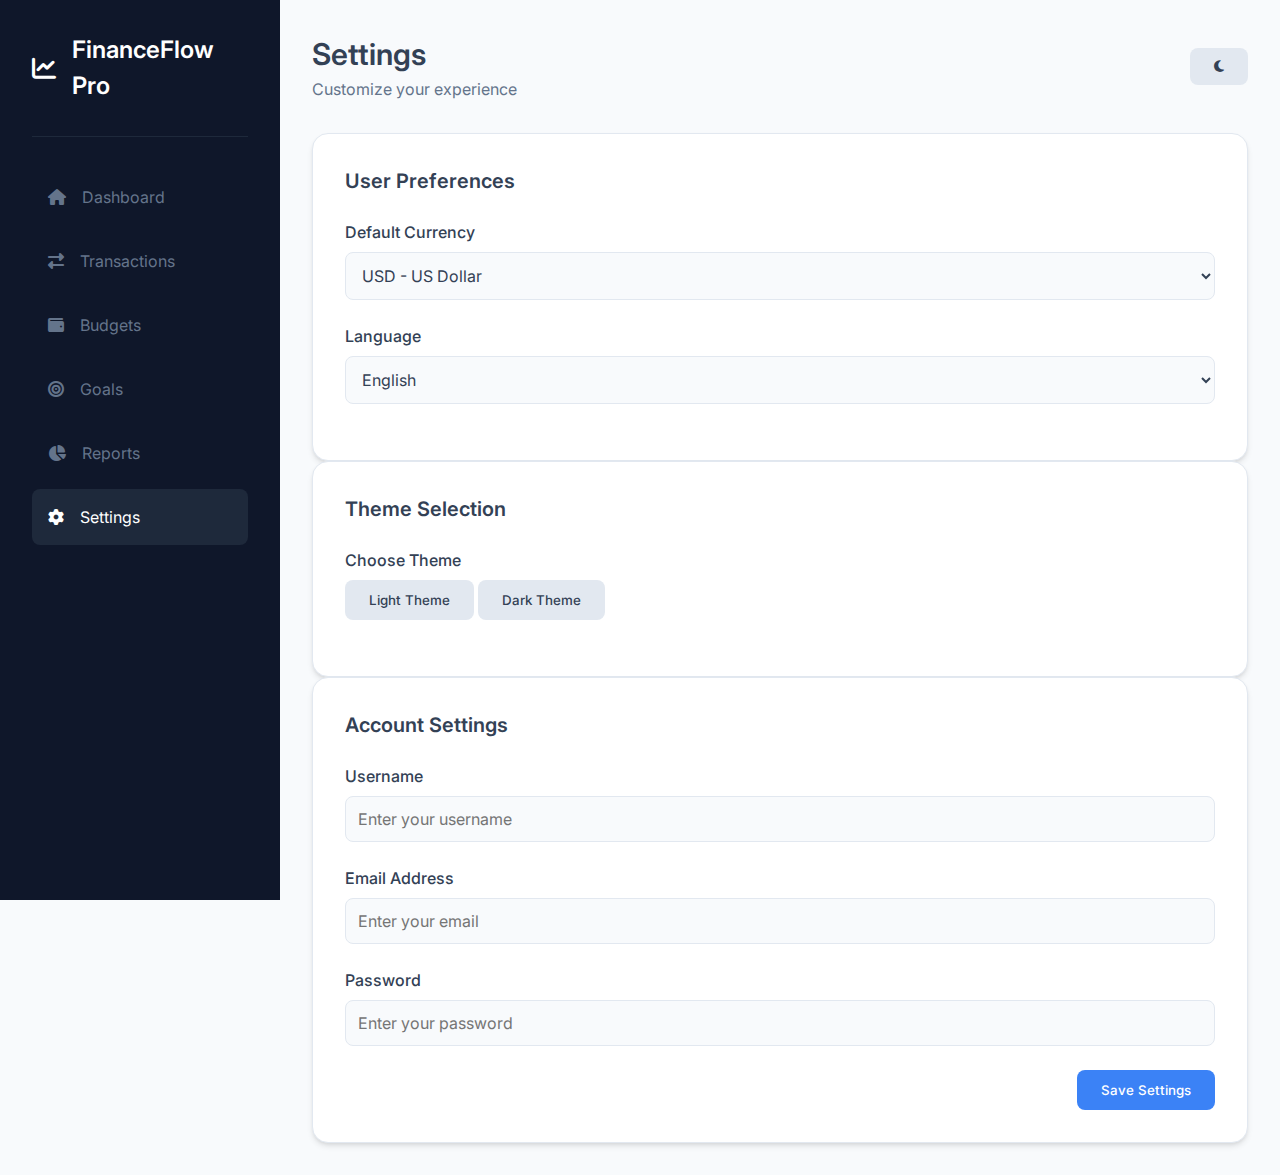
<file: pages/settings.html>
<!DOCTYPE html>
<html lang="en">
<head>
    <meta charset="UTF-8">
    <meta name="viewport" content="width=device-width, initial-scale=1.0">
    <title>Settings - FinanceFlow Pro</title>
    
    <!-- Fonts -->
    <link href="https://fonts.googleapis.com/css2?family=Inter:wght@400;500;600;700&display=swap" rel="stylesheet">
    
    <!-- Icons -->
    <link href="https://cdnjs.cloudflare.com/ajax/libs/font-awesome/6.4.0/css/all.min.css" rel="stylesheet">
    
    <!-- Custom CSS -->
    <link href="../css/styles.css" rel="stylesheet">
</head>
<body>
    <div class="app-container">
        <!-- Sidebar -->
        <aside class="sidebar">
            <div class="sidebar-header">
                <a href="../index.html" class="logo">
                    <i class="fas fa-chart-line"></i>
                    <span>FinanceFlow Pro</span>
                </a>
            </div>
            <nav>
                <ul class="nav-list">
                    <li class="nav-item">
                        <a href="../index.html" class="nav-link">
                            <i class="fas fa-home"></i>
                            <span>Dashboard</span>
                        </a>
                    </li>
                    <li class="nav-item">
                        <a href="transactions.html" class="nav-link">
                            <i class="fas fa-exchange-alt"></i>
                            <span>Transactions</span>
                        </a>
                    </li>
                    <li class="nav-item">
                        <a href="budgets.html" class="nav-link">
                            <i class="fas fa-wallet"></i>
                            <span>Budgets</span>
                        </a>
                    </li>
                    <li class="nav-item">
                        <a href="goals.html" class="nav-link">
                            <i class="fas fa-bullseye"></i>
                            <span>Goals</span>
                        </a>
                    </li>
                    <li class="nav-item">
                        <a href="reports.html" class="nav-link">
                            <i class="fas fa-chart-pie"></i>
                            <span>Reports</span>
                        </a>
                    </li>
                    <li class="nav-item">
                        <a href="settings.html" class="nav-link active">
                            <i class="fas fa-cog"></i>
                            <span>Settings</span>
                        </a>
                    </li>
                </ul>
            </nav>
        </aside>

        <!-- Main Content -->
        <main class="main-content">
            <header class="header">
                <div class="header-title">
                    <h1 class="page-title">Settings</h1>
                    <p class="text-light">Customize your experience</p>
                </div>
                
                <div class="header-actions">
                    <button class="btn btn-secondary" id="theme-toggle">
                        <i class="fas fa-moon"></i>
                    </button>
                </div>
            </header>

            <!-- User Preferences -->
            <div class="card">
                <div class="card-header">
                    <h2 class="card-title">User Preferences</h2>
                </div>
                <div class="form-group">
                    <label class="form-label" for="currency">Default Currency</label>
                    <select id="currency" class="form-input">
                        <option value="USD">USD - US Dollar</option>
                        <option value="EUR">EUR - Euro</option>
                        <option value="GBP">GBP - British Pound</option>
                        <option value="JPY">JPY - Japanese Yen</option>
                        <option value="CAD">CAD - Canadian Dollar</option>
                    </select>
                </div>
                <div class="form-group">
                    <label class="form-label" for="language">Language</label>
                    <select id="language" class="form-input">
                        <option value="en">English</option>
                        <option value="es">Spanish</option>
                        <option value="fr">French</option>
                        <option value="de">German</option>
                        <option value="zh">Chinese</option>
                    </select>
                </div>
            </div>

            <!-- Theme Selection -->
            <div class="card">
                <div class="card-header">
                    <h2 class="card-title">Theme Selection</h2>
                </div>
                <div class="form-group">
                    <label class="form-label">Choose Theme</label>
                    <div class="theme-options">
                        <button class="btn btn-secondary" id="light-theme-btn">Light Theme</button>
                        <button class="btn btn-secondary" id="dark-theme-btn">Dark Theme</button>
                    </div>
                </div>
            </div>

            <!-- Account Settings -->
            <div class="card">
                <div class="card-header">
                    <h2 class="card-title">Account Settings</h2>
                </div>
                <div class="form-group">
                    <label class="form-label" for="username">Username</label>
                    <input type="text" id="username" class="form-input" placeholder="Enter your username" required>
                </div>
                <div class="form-group">
                    <label class="form-label" for="email">Email Address</label>
                    <input type="email" id="email" class="form-input" placeholder="Enter your email" required>
                </div>
                <div class="form-group">
                    <label class="form-label" for="password">Password</label>
                    <input type="password" id="password" class="form-input" placeholder="Enter your password" required>
                </div>
                <div class="modal-footer">
                    <button class="btn btn-primary" id="save-settings-btn">Save Settings</button>
                </div>
            </div>
        </main>
    </div>

    <!-- Loading Spinner -->
    <div class="loading-overlay" id="loading-overlay">
        <div class="loading-spinner"></div>
    </div>

    <!-- Custom JS -->
    <script src="../js/script.js"></script>
</body>
</html>
</file>
<file: css/styles.css>
/* Root Variables for Consistent Theme Colors and Spacing */
:root {
    --primary: #0f172a;
    --primary-light: #1e293b;
    --accent: #3b82f6;
    --accent-dark: #2563eb;
    --success: #059669;
    --danger: #dc2626;
    --warning: #d97706;
    --info: #0ea5e9;
    --background: #f8fafc;
    --card: #ffffff;
    --text: #334155;
    --text-light: #64748b;
    --border: #e2e8f0;

    /* Shadows */
    --shadow-sm: 0 1px 2px 0 rgb(0 0 0 / 0.05);
    --shadow: 0 4px 6px -1px rgb(0 0 0 / 0.1), 0 2px 4px -2px rgb(0 0 0 / 0.1);
    --shadow-lg: 0 10px 15px -3px rgb(0 0 0 / 0.1), 0 4px 6px -4px rgb(0 0 0 / 0.1);

    /* Spacing */
    --spacing-xs: 0.5rem;
    --spacing-sm: 1rem;
    --spacing-md: 1.5rem;
    --spacing-lg: 2rem;
    --spacing-xl: 3rem;
}

/* Dark Theme */
[data-theme="dark"] {
    --primary: #1e293b;
    --primary-light: #334155;
    --accent: #60a5fa;
    --accent-dark: #3b82f6;
    --background: #0f172a;
    --card: #1e293b;
    --text: #f1f5f9;
    --text-light: #94a3b8;
    --border: #334155;
}

/* Base Styles */
* {
    margin: 0;
    padding: 0;
    box-sizing: border-box;
    font-family: 'Inter', -apple-system, BlinkMacSystemFont, 'Segoe UI', Roboto, sans-serif;
}

body {
    background: var(--background);
    color: var(--text);
    line-height: 1.5;
    min-height: 100vh;
}

/* Layout */
.app-container {
    display: flex;
    min-height: 100vh;
}

/* Sidebar */
.sidebar {
    width: 280px;
    background: var(--primary);
    padding: var(--spacing-lg);
    height: 100vh;
    position: fixed;
    left: 0;
    top: 0;
    overflow-y: auto;
    z-index: 50;
}

.sidebar-header {
    padding-bottom: var(--spacing-lg);
    border-bottom: 1px solid var(--primary-light);
    margin-bottom: var(--spacing-lg);
}

.logo {
    display: flex;
    align-items: center;
    gap: var(--spacing-sm);
    color: white;
    font-size: 1.5rem;
    font-weight: 600;
    text-decoration: none;
}

.nav-list {
    list-style: none;
}

.nav-item {
    margin-bottom: var(--spacing-xs);
}

.nav-link {
    display: flex;
    align-items: center;
    gap: var(--spacing-sm);
    padding: var(--spacing-sm);
    color: var(--text-light);
    text-decoration: none;
    border-radius: 0.5rem;
    transition: all 0.2s ease;
}

.nav-link:hover,
.nav-link.active {
    background: var(--primary-light);
    color: white;
}

/* Main Content */
.main-content {
    margin-left: 280px;
    flex: 1;
    padding: var(--spacing-lg);
}

.header {
    display: flex;
    justify-content: space-between;
    align-items: center;
    margin-bottom: var(--spacing-lg);
}

.page-title {
    font-size: 1.875rem;
    font-weight: 600;
    color: var(--text);
}

.text-light {
    color: var(--text-light);
}

.header-actions {
    display: flex;
    gap: var(--spacing-sm);
}

/* Dashboard Grid */
.dashboard-grid {
    display: grid;
    grid-template-columns: repeat(auto-fit, minmax(300px, 1fr));
    gap: var(--spacing-lg);
    margin-bottom: var(--spacing-lg);
}

/* Cards */
.card {
    background: var(--card);
    border-radius: 1rem;
    padding: var(--spacing-lg);
    box-shadow: var(--shadow);
    border: 1px solid var(--border);
    transition: transform 0.2s ease, box-shadow 0.2s ease;
}

.card:hover {
    transform: translateY(-2px);
    box-shadow: var(--shadow-lg);
}

.card-header {
    display: flex;
    justify-content: space-between;
    align-items: center;
    margin-bottom: var(--spacing-md);
}

.card-title {
    font-size: 1.25rem;
    font-weight: 600;
    color: var(--text);
}

/* Metrics */
.metric-value {
    font-size: 2rem;
    font-weight: 600;
    color: var(--text);
    margin: var(--spacing-sm) 0;
}

.metric-label {
    font-size: 0.875rem;
    color: var(--text-light);
    text-transform: uppercase;
    letter-spacing: 0.05em;
}

.metric-change {
    display: flex;
    align-items: center;
    gap: 0.25rem;
    font-size: 0.875rem;
}

.positive {
    color: var(--success);
}

.negative {
    color: var(--danger);
}

.metric-icon {
    width: 40px;
    height: 40px;
    border-radius: 50%;
    display: flex;
    align-items: center;
    justify-content: center;
    color: white;
}

/* Buttons */
.btn {
    display: inline-flex;
    align-items: center;
    justify-content: center;
    gap: 0.5rem;
    padding: 0.75rem 1.5rem;
    border-radius: 0.5rem;
    font-weight: 500;
    cursor: pointer;
    transition: all 0.2s ease;
    border: none;
}

.btn-primary {
    background: var(--accent);
    color: white;
}

.btn-primary:hover {
    background: var(--accent-dark);
}

.btn-secondary {
    background: var(--border);
    color: var(--text);
}

.btn-secondary:hover {
    background: var(--text-light);
    color: white;
}

.btn-danger {
    background: var(--danger);
    color: white;
}

.btn-icon {
    padding: 0.5rem;
    background: none;
    border: none;
    color: var(--text-light);
    cursor: pointer;
    transition: color 0.2s ease;
}

.btn-icon:hover {
    color: var(--text);
}

/* Forms */
.form-group {
    margin-bottom: var(--spacing-md);
}

.form-label {
    display: block;
    margin-bottom: var(--spacing-xs);
    color: var(--text);
    font-weight: 500;
}

.form-input {
    width: 100%;
    padding: 0.75rem;
    border: 1px solid var(--border);
    border-radius: 0.5rem;
    background: var(--background);
    color: var(--text);
    font-size: 1rem;
    transition: border-color 0.2s ease;
}

.form-input:focus {
    outline: none;
    border-color: var(--accent);
    box-shadow: 0 0 0 3px rgba(59, 130, 246, 0.1);
}

/* Tables */
.table-container {
    overflow-x: auto;
    border-radius: 0.5rem;
}

.table {
    width: 100%;
    border-collapse: collapse;
}

.table th,
.table td {
    padding: var(--spacing-sm);
    text-align: left;
    border-bottom: 1px solid var(--border);
}

.table th {
    background: var(--background);
    font-weight: 500;
    color: var(--text-light);
}

.table tbody tr:hover {
    background: var(--background);
}

/* Modal */
.modal {
    display: none;
    position: fixed;
    top: 0;
    left: 0;
    width: 100%;
    height: 100%;
    background: rgba(0, 0, 0, 0.5);
    align-items: center;
    justify-content: center;
    z-index: 100;
}

.modal.active {
    display: flex;
}

.modal-content {
    background: var(--card);
    border-radius: 1rem;
    padding: var(--spacing-lg);
    width: 100%;
    max-width: 500px;
    box-shadow: var(--shadow-lg);
    animation: modalSlideIn 0.3s ease-out;
}

@keyframes modalSlideIn {
    from {
        opacity: 0;
        transform: translateY(-20px);
    }
    to {
        opacity: 1;
        transform: translateY(0);
    }
}

.modal-footer {
    display: flex;
    justify-content: flex-end;
    gap: var(--spacing-sm);
    margin-top: var(--spacing-md);
}

/* Loading Spinner */
.loading-overlay {
    display: none;
    position: fixed;
    top: 0;
    left: 0;
    width: 100%;
    height: 100%;
    background: rgba(255, 255, 255, 0.8);
    align-items: center;
    justify-content: center;
    z-index: 100;
}

.loading-spinner {
    border: 4px solid var(--border);
    border-top-color: var(--accent);
    border-radius: 50%;
    width: 50px;
    height: 50px;
    animation: spin 1s linear infinite;
}

@keyframes spin {
    to {
        transform: rotate(360deg);
    }
}
</file>
